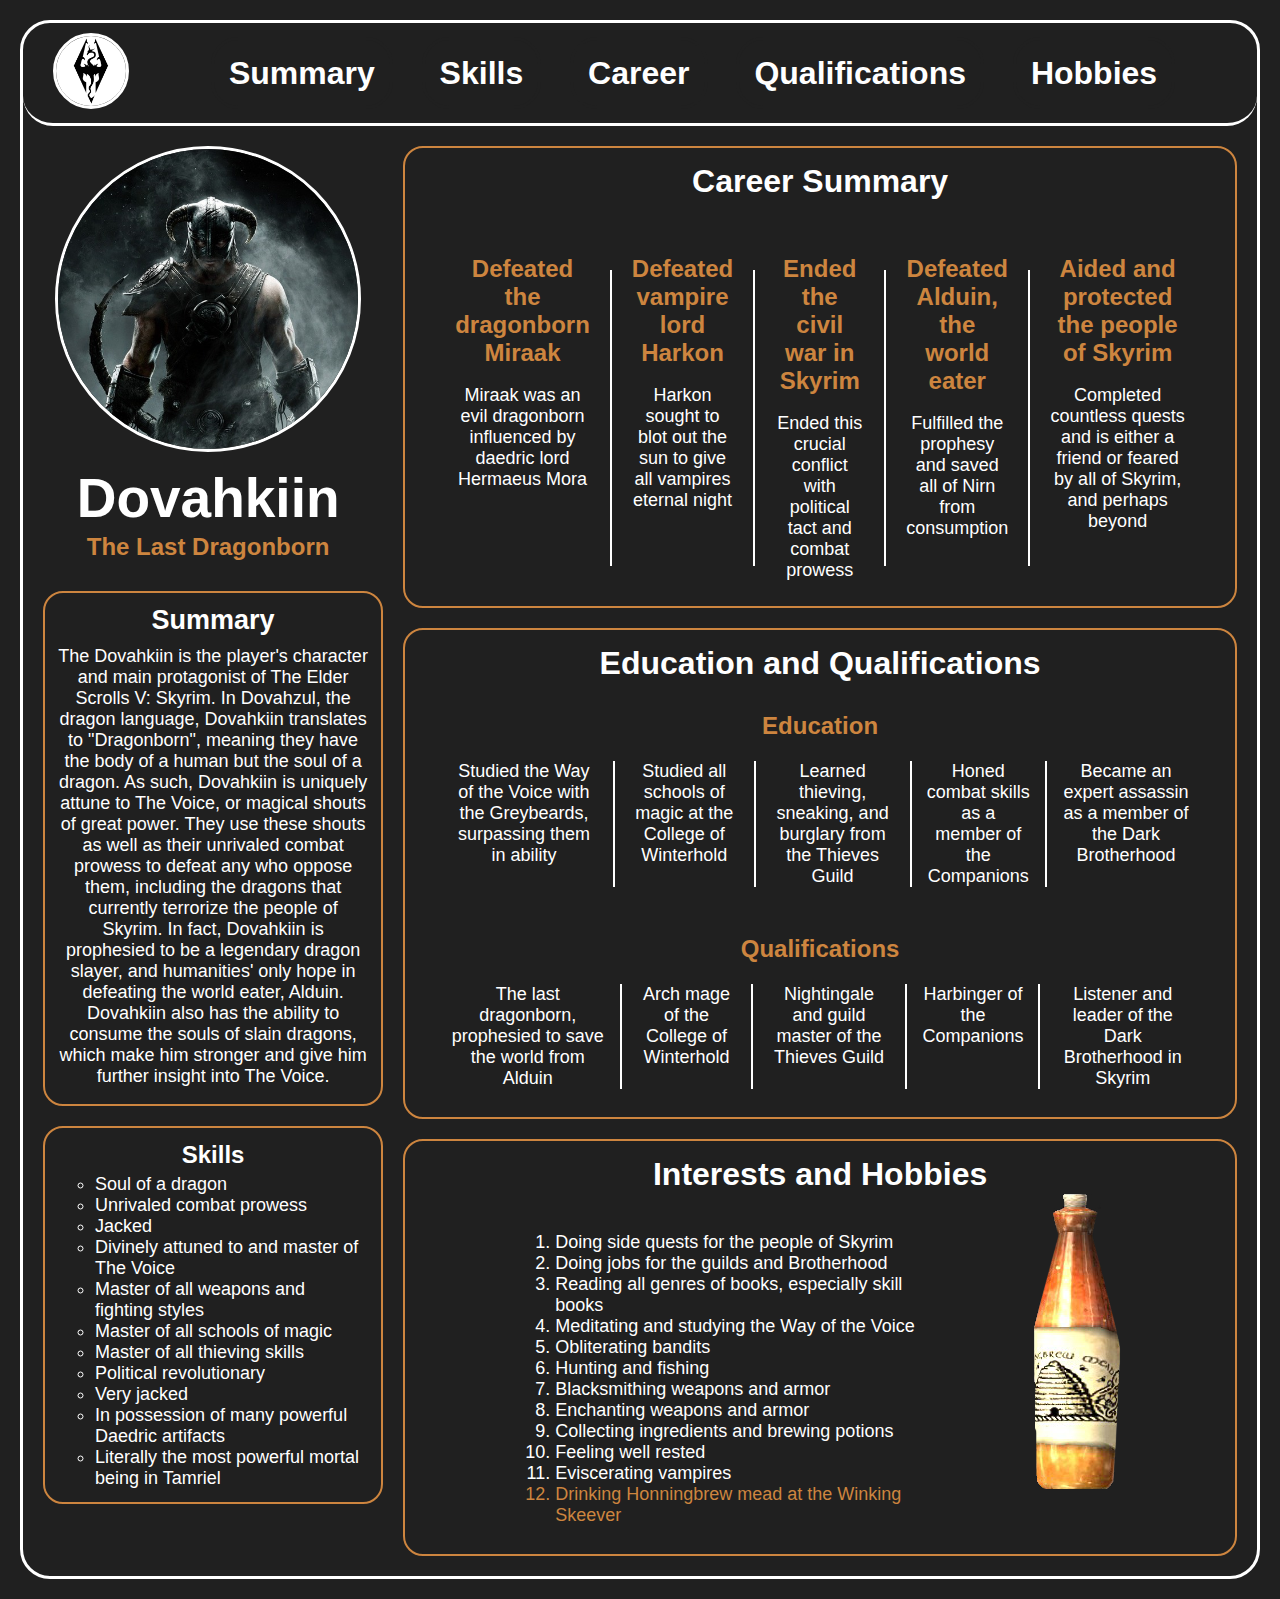
<file: index.html>
<!-- 
Name............: Scott Riddle
Class...........: CPSC 332 Web Development
Assignment......: HW2 - CSS
Last modified...: 09/25/2025
-->

<!DOCTYPE html>
<html lang="en">
<head>
  <meta charset="UTF-8">
  <meta name="viewport" content="width=device-width, initial-scale=1.0">
  <title>Dovahkiin CV</title>
  <link rel="shortcut icon" href="skyrim-logo.jpg" type="image/x-icon">
  <link rel="stylesheet" href="style.css">
</head>
<body>

  <div id="header-panel">
    <a id="logo-a" href="https://elderscrolls.fandom.com/wiki/Portal:Skyrim" target="_blank" rel="noopener noreferrer">
      <img id="logo" src="skyrim-logo.jpg" alt="Skyrim logo">
    </a>
    <nav id="links">
      <a href="#summary-box">Summary</a>
      <a href="#skills-box">Skills</a>
      <a href="#career">Career</a>
      <a href="#qualifications">Qualifications</a>
      <a href="#hobbies">Hobbies</a>
    </nav>
  </div>

  <div id="flex-container">

    <div id="intro-panel">
      <a id="profile-pic-a" href="https://elderscrolls.fandom.com/wiki/Last_Dragonborn" target="_blank" rel="noopener noreferrer">
        <img id="profile-pic" src="dovahkiin.jpg" alt="Picture of the dovahkiin">
      </a>

      <h1>Dovahkiin</h1>
      <h2 id="occupation-label" >The Last Dragonborn</h2>

      <div id="summary-box">
        <h2>Summary</h2>
        <p>
          The Dovahkiin is the player's character and main protagonist 
          of The Elder Scrolls V: Skyrim. In Dovahzul, the dragon language, 
          Dovahkiin translates to "Dragonborn", meaning they have the body 
          of a human but the soul of a dragon. As such, Dovahkiin is uniquely 
          attune to The Voice, or magical shouts of great power. They use these 
          shouts as well as their unrivaled combat prowess to defeat any who oppose them, 
          including the dragons that currently terrorize the people of Skyrim. In fact, 
          Dovahkiin is prophesied to be a legendary dragon slayer, and humanities' only 
          hope in defeating the world eater, Alduin. Dovahkiin also has the ability to 
          consume the souls of slain dragons, which make him stronger and give him 
          further insight into The Voice.
        </p>
      </div>

      <div id="skills-box">
        <h2>Skills</h2>
        <ul>
          <li>Soul of a dragon</li>
          <li>Unrivaled combat prowess</li>
          <li>Jacked</li>
          <li>Divinely attuned to and master of The Voice</li>
          <li>Master of all weapons and fighting styles</li>
          <li>Master of all schools of magic</li>
          <li>Master of all thieving skills</li>
          <li>Political revolutionary</li>
          <li>Very jacked</li>
          <li>In possession of many powerful Daedric artifacts</li>
          <li>Literally the most powerful mortal being in Tamriel</li>
        </ul>
      </div>
    </div>

    <div id="main-panel">
      <div id="career">
        <h1>Career Summary</h1>
        <div id="career-deets">
          <div class="career-col">
            <div>
              <h2>
                Defeated the dragonborn Miraak
              </h2>
              <p>
                Miraak was an evil dragonborn influenced by 
                daedric lord Hermaeus Mora
              </p>
            </div>
          </div>
          <div class="career-col">
            <div>
              <h2>
                Defeated vampire lord Harkon
              </h2>
              <p>
                Harkon sought to blot out the 
                sun to give all vampires eternal night
              </p>
            </div>
          </div>
          <div class="career-col">
            <div>
              <h2>
                Ended the civil war in Skyrim
              </h2>
              <p>
                Ended this crucial conflict with 
                political tact and combat prowess
              </p>
            </div>
          </div>
          <div class="career-col">
            <div>
              <h2>
                Defeated Alduin, the world eater
              </h2>
              <p>
                Fulfilled the prophesy and saved all of 
                Nirn from consumption
              </p>
            </div>
          </div>
          <!-- inline style incoming to override the stylesheet so there
          isn't a border at the end of the career summary -->
          <div class="career-col" style="border-right: 0px;">
            <div> 
              <h2>
                Aided and protected the people of Skyrim
              </h2>
              <p>
                Completed countless quests and is either a friend or feared 
                by all of Skyrim, and perhaps beyond
              </p>
            </div>
          </div>
        </div>
      </div>

      <div id="qualifications">
        <h1>Education and Qualifications</h1>

        <h2>Education</h2>
        <div id="education-deets">
          <p>
            Studied the Way of the Voice with 
            the Greybeards, surpassing them in ability
          </p>
          <p>
            Studied all schools of magic at the 
            College of Winterhold
          </p>
          <p>
            Learned thieving, sneaking, and 
            burglary from the Thieves Guild
          </p>
          <p>
            Honed combat skills as a member of 
            the Companions
          </p>
          <!-- inline style for same reason as above -->
          <p style="border-right: 0px;">
            Became an expert assassin as a member 
            of the Dark Brotherhood
          </p>
        </div>

        <h2>Qualifications</h2>
        <div id="qualifications-deets">
          <p>
            The last dragonborn, prophesied to 
            save the world from Alduin
          </p>
          <p>
            Arch mage of the College of Winterhold
          </p>
          <p>
            Nightingale and guild master of the Thieves Guild
          </p>
          <p>
            Harbinger of the Companions
          </p>
          <!-- inline style for same reason as above -->
          <p style="border-right: 0px;">
            Listener and leader of the Dark Brotherhood 
            in Skyrim
          </p>
        </div>
      </div>

      <div id="hobbies">
        <h1>Interests and Hobbies</h1>
        
        <div id="hobbies-deets">
          <ol>
            <li>Doing side quests for the people of Skyrim</li>
            <li>Doing jobs for the guilds and Brotherhood</li>
            <li>Reading all genres of books, especially skill books</li>
            <li>Meditating and studying the Way of the Voice</li>
            <li>Obliterating bandits</li>
            <li>Hunting and fishing</li>
            <li>Blacksmithing weapons and armor</li>
            <li>Enchanting weapons and armor</li>
            <li>Collecting ingredients and brewing potions</li>
            <li>Feeling well rested</li>
            <li>Eviscerating vampires</li>
            <li id="mead-line">Drinking Honningbrew mead at the Winking Skeever</li>
          </ol>
          <a href="https://elderscrolls.fandom.com/wiki/Honningbrew_Mead"
            target="_blank" rel="noopener noreferrer">
            <img id="mead" src="mead.png" alt="Honningbrew mead">
          </a>
        </div>
      </div>

    </div>
  </div>

</body>
</html>
</file>
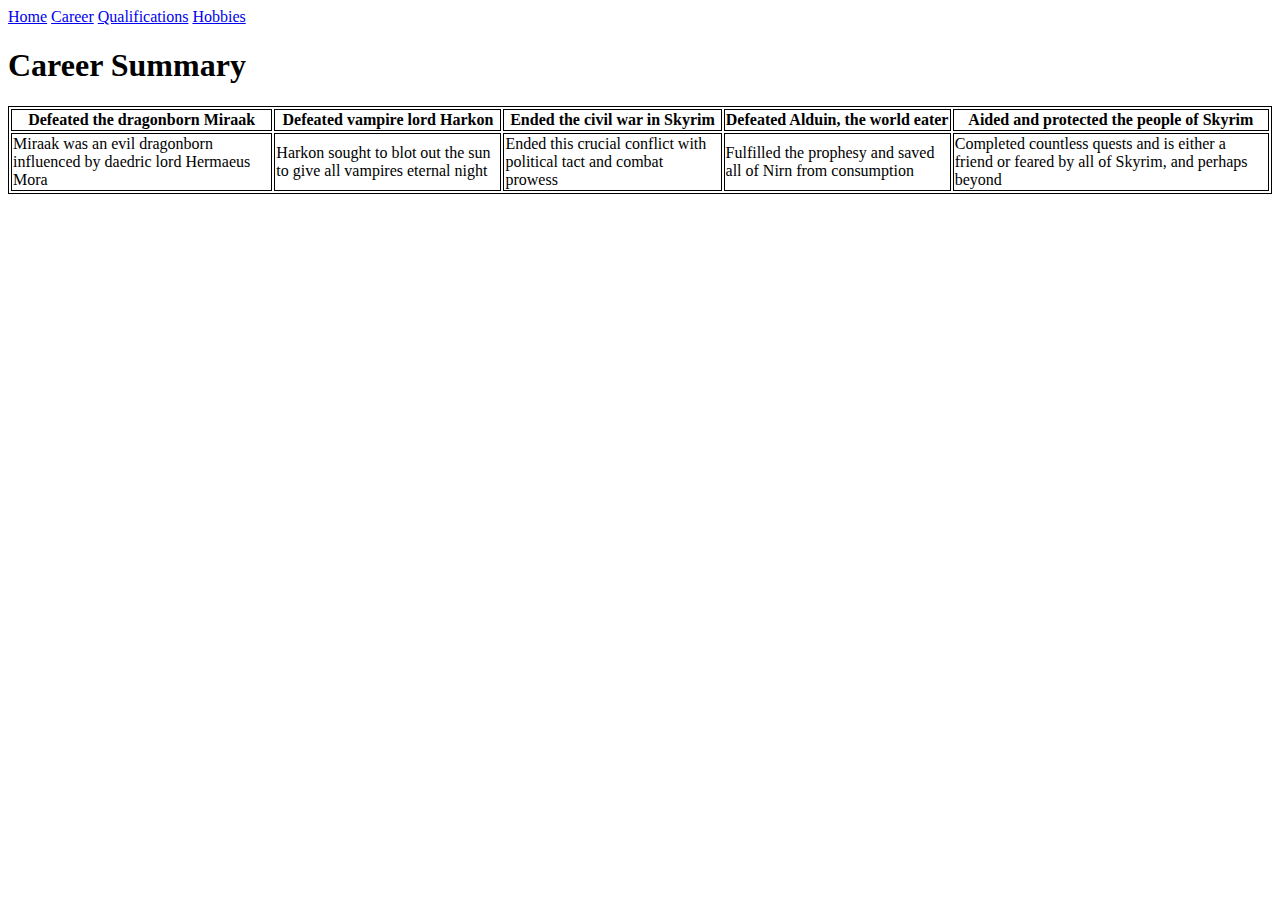
<file: career.html>
<!-- 
Name............: Scott Riddle
Class...........: CPSC 332 Web Development
Assignment......: HW1 - HTML
Last modified...: 09/11/2025
-->

<!DOCTYPE html>
<html lang="en">
<head>
  <meta charset="UTF-8">
  <meta name="viewport" content="width=device-width, initial-scale=1.0">
  <title>Dovahkiin CV - Career</title>
  <link rel="shortcut icon" href="skyrim-logo.jpg" type="image/x-icon">

  <style>
    table, th, td{
      border: 1px solid black;
    }
  </style>
</head>

<body>

  <a href="index.html">Home</a>
  <a href="career.html">Career</a>
  <a href="qualifications.html">Qualifications</a>
  <a href="hobbies.html">Hobbies</a>

  <h1>Career Summary</h1>

  <table>
    <tr>
      <th>Defeated the dragonborn Miraak</th>
      <th>Defeated vampire lord Harkon</th>
      <th>Ended the civil war in Skyrim</th>
      <th>Defeated Alduin, the world eater</th>
      <th>Aided and protected the people of Skyrim</th>
    </tr>
    <tr>
      <td>Miraak was an evil dragonborn influenced by daedric lord Hermaeus Mora</td>
      <td>Harkon sought to blot out the sun to give all vampires eternal night</td>
      <td>Ended this crucial conflict with political tact and combat prowess</td>
      <td>Fulfilled the prophesy and saved all of Nirn from consumption</td>
      <td>Completed countless quests and is either a friend or feared by all of Skyrim, and perhaps beyond</td>
    </tr>
  </table>

</body>
</html>
</file>
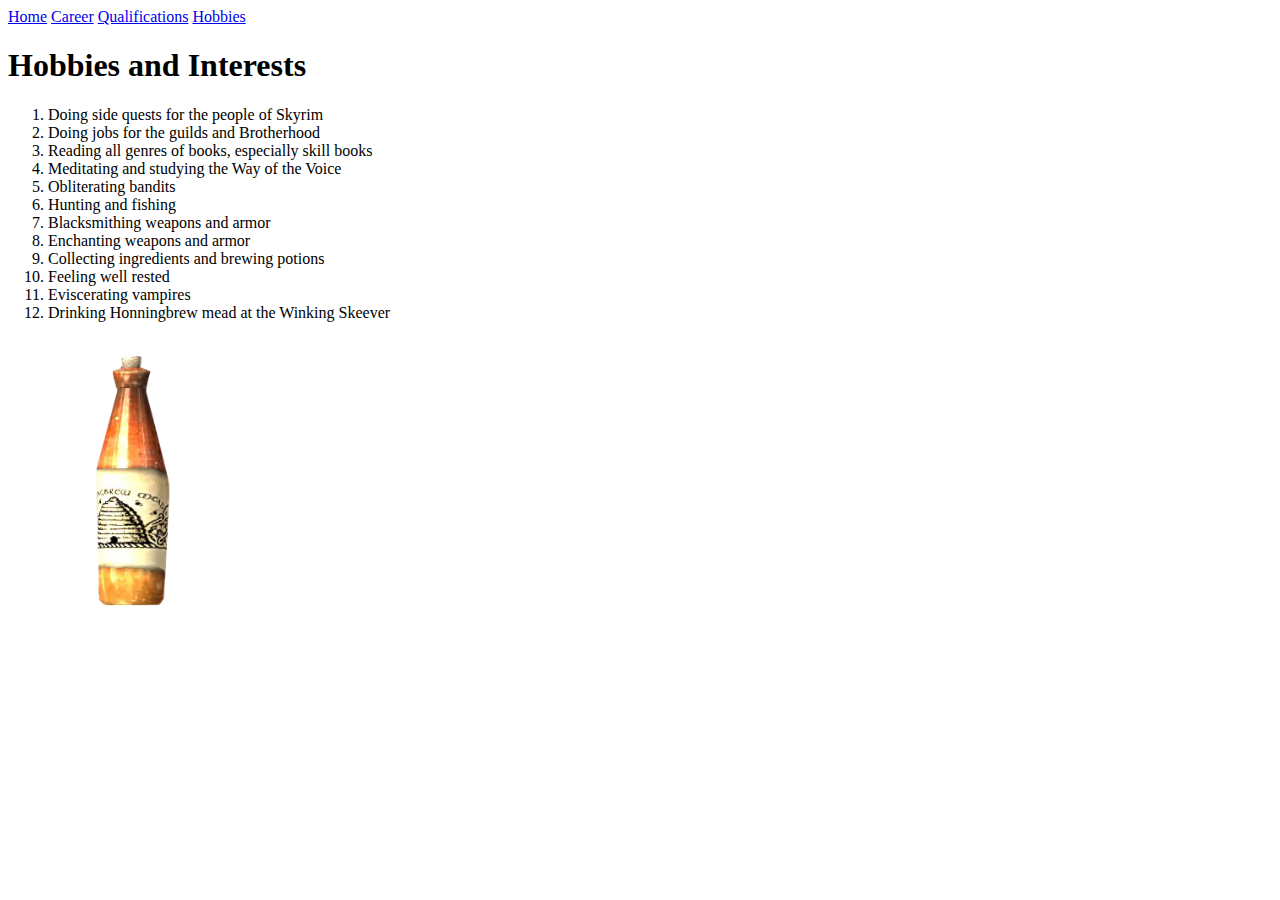
<file: hobbies.html>
<!-- 
Name............: Scott Riddle
Class...........: CPSC 332 Web Development
Assignment......: HW1 - HTML
Last modified...: 09/11/2025
-->

<!DOCTYPE html>
<html lang="en">
<head>
  <meta charset="UTF-8">
  <meta name="viewport" content="width=device-width, initial-scale=1.0">
  <title>Dovahkiin CV - Hobbies</title>
  <link rel="shortcut icon" href="skyrim-logo.jpg" type="image/x-icon">
</head>

<body>

  <a href="index.html">Home</a>
  <a href="career.html">Career</a>
  <a href="qualifications.html">Qualifications</a>
  <a href="hobbies.html">Hobbies</a>

  <h1>Hobbies and Interests</h1>

  <ol>
    <li>Doing side quests for the people of Skyrim</li>
    <li>Doing jobs for the guilds and Brotherhood</li>
    <li>Reading all genres of books, especially skill books</li>
    <li>Meditating and studying the Way of the Voice</li>
    <li>Obliterating bandits</li>
    <li>Hunting and fishing</li>
    <li>Blacksmithing weapons and armor</li>
    <li>Enchanting weapons and armor</li>
    <li>Collecting ingredients and brewing potions</li>
    <li>Feeling well rested</li>
    <li>Eviscerating vampires</li>
    <li>Drinking Honningbrew mead at the Winking Skeever</li>
  </ol>

  <br>

  <a href="https://elderscrolls.fandom.com/wiki/Honningbrew_Mead"
    target="_blank" rel="noopener noreferrer">
    <img src="mead.png" style="width:250px" alt="Honningbrew mead">
  </a>

</body>
</html>
</file>
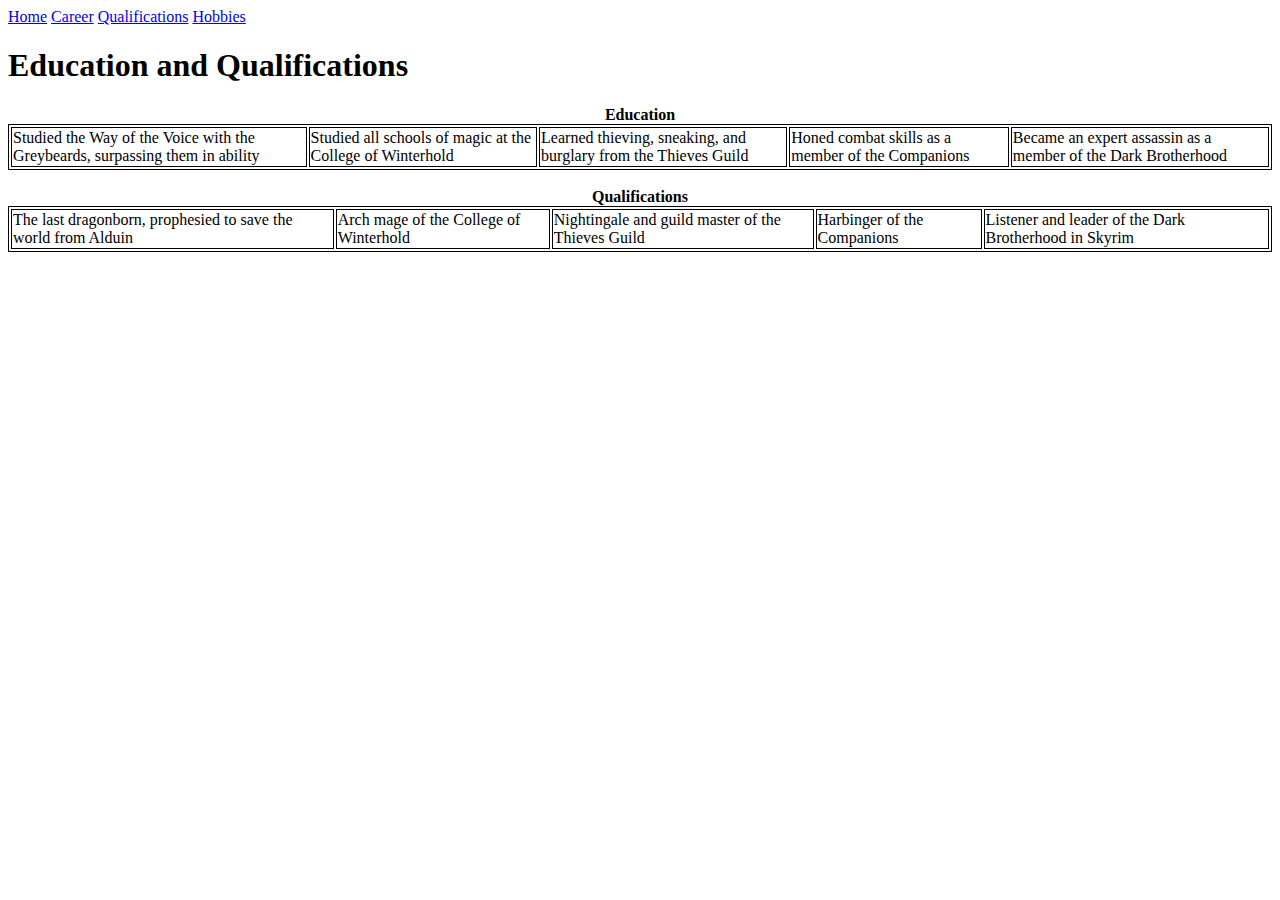
<file: qualifications.html>
<!-- 
Name............: Scott Riddle
Class...........: CPSC 332 Web Development
Assignment......: HW1 - HTML
Last modified...: 09/11/2025
-->

<!DOCTYPE html>
<html lang="en">
<head>
  <meta charset="UTF-8">
  <meta name="viewport" content="width=device-width, initial-scale=1.0">
  <title>Dovahkiin CV - Qualifications</title>
  <link rel="shortcut icon" href="skyrim-logo.jpg" type="image/x-icon">

  <style>
    table, td{
      border: 1px solid black;
    }
    caption{
      font-weight: bold;
    }
  </style>
</head>

<body>

  <a href="index.html">Home</a>
  <a href="career.html">Career</a>
  <a href="qualifications.html">Qualifications</a>
  <a href="hobbies.html">Hobbies</a>

  <h1>Education and Qualifications</h1>

  <table>
    <caption>Education</caption>
    <tr>
      <td>Studied the Way of the Voice with the Greybeards, surpassing them in ability</td>
      <td>Studied all schools of magic at the College of Winterhold</td>
      <td>Learned thieving, sneaking, and burglary from the Thieves Guild</td>
      <td>Honed combat skills as a member of the Companions</td>
      <td>Became an expert assassin as a member of the Dark Brotherhood</td>
    </tr>
  </table>

  <br>

  <table>
    <caption>Qualifications</caption>
    <tr>
      <td>The last dragonborn, prophesied to save the world from Alduin</td>
      <td>Arch mage of the College of Winterhold</td>
      <td>Nightingale and guild master of the Thieves Guild</td>
      <td>Harbinger of the Companions</td>
      <td>Listener and leader of the Dark Brotherhood in Skyrim</td>
    </tr>
  </table>

</body>
</html>
</file>
<file: style.css>
/*
Name............: Scott Riddle
Class...........: CPSC 332 Web Development
Assignment......: HW2 - CSS
Last modified...: 09/25/2025
*/

body {
  background-color: rgb(32, 32, 32);
  color: white;
  font-family: 'Trebuchet MS', 'Lucida Sans Unicode', 'Lucida Grande', 'Lucida Sans', Arial, sans-serif;
  border: 3px solid white;
  border-radius: 30px;
  min-width: 1200px;
  margin: 20px;
  text-align: center;
}

#header-panel {
  display: flex;
  height: 100px;
  border-bottom: 3px solid white;
  border-radius: 30px;
}

#logo-a {
  margin-top: auto;
  margin-bottom: auto;
  margin-left: 30px;
}

#logo {
  border-radius: 50%;
  border: 3px solid white;
  height: 70px;
}

#logo:hover {
  border: 3px solid peru;
}

#links {
  font-size: 32px;
  margin: auto;
  font-weight: bold;
}

#links > a {
  text-decoration: none;
  color: white;
  margin: 10px;
  padding: 15px;
  border-radius: 27px;
  border: 3px solid rgb(32, 32, 32);
}

/* EXTRA CREDIT special effect */
#links > a:hover {
  border: 3px solid peru;
}

#flex-container {
  display: flex;
}

#intro-panel {
  height: auto;
  flex-basis: 30%;
  text-align: center;
}

#profile-pic {
  width: 300px;
  border-radius: 50%;
  border: 3px solid white;
  margin-top: 20px;
}

#profile-pic:hover {
  border: 3px solid peru;
}

#intro-panel > h1 {
  font-size: 55px;
  margin-top: 10px;
  margin-bottom: 0px;
}

#intro-panel > #occupation-label {
  margin-top: 3px;
  margin-bottom: 0px;
  color: peru;
}

#summary-box {
  font-size: 18px;
  margin-top: 30px;
  margin-left: 20px;
  margin-right: 10px;
  border: 2px solid peru;
  padding: 12px;
  border-radius: 20px;
}

#summary-box > h2 {
  margin-top: 0px;
  margin-bottom: 0px;
}

#summary-box > p {
  margin-top: 10px;
  margin-bottom: 5px;
}

#skills-box {
  border: 2px solid peru;
  margin: 20px;
  margin-right: 10px;
  border-radius: 20px;
  padding: 10px;
}

#skills-box > h2 {
  margin-top: 3px;
  margin-bottom: 0px;
}

#skills-box > ul {
  text-align: left;
  font-size: 18px;
  margin-top: 5px;
  margin-bottom: 3px;
  margin-right: 5px;
  list-style-type: circle;
}

#main-panel {
  display: flex;
  flex-direction: column;
  flex-basis: 70%;
}

#career {
  flex-basis: 33%;
  border: 2px solid peru;
  margin: 20px;
  margin-left: 10px;
  margin-bottom: 10px;
  border-radius: 20px;
  padding: 10px;
}

#career > h1 {
  margin-top: 5px;
}

#career-deets {
  display: flex;
  margin: 20px;
  margin-top: 70px;
  margin-bottom: 30px;
}

.career-col {
  display: flex;
  flex-direction: column;
  border-right: 2px solid white;
  padding: 20px;
  padding-top: 0px;
  padding-bottom: 0px;
}

.career-col > div > h2 {
  margin-top: -15px;
  margin-bottom: 0px;
  color: peru;
}

.career-col > div > p {
  margin-bottom: -15px;
  font-size: 18px;
}

#qualifications {
  flex-basis: 33%;
  border: 2px solid peru;
  margin: 10px;
  margin-right: 20px;
  border-radius: 20px;
  padding: 10px;
}

#qualifications > h1 {
  margin-top: 5px;
}

#qualifications > h2 {
  color: peru;
  margin-bottom: 3px;
  margin-top: 30px;
}

#education-deets {
  display: flex;
  margin-right: 20px;
  margin-left: 20px;
}

#education-deets > p {
  border-right: 2px solid white;
  padding-left: 15px;
  padding-right: 15px;
  font-size: 18px;
}

#qualifications-deets {
  display: flex;
  margin-right: 20px;
  margin-left: 20px;
}

#qualifications-deets > p {
  border-right: 2px solid white;
  padding-left: 15px;
  padding-right: 15px;
  font-size: 18px;
}

#hobbies {
  flex-basis: 33%;
  border: 2px solid peru;
  margin: 20px;
  margin-top: 10px;
  margin-left: 10px;
  border-radius: 20px;
  padding: 10px;
}

#hobbies > h1 {
  margin-top: 5px;
}

#hobbies-deets {
  display: flex;
  text-align: left;
  font-size: 18px;
}

#hobbies-deets > ol {
  flex-basis: 55%;
  margin-left: 100px;
}

#mead-line {
  color: peru;
}

#mead {
  margin-top: -20px;
}
</file>
